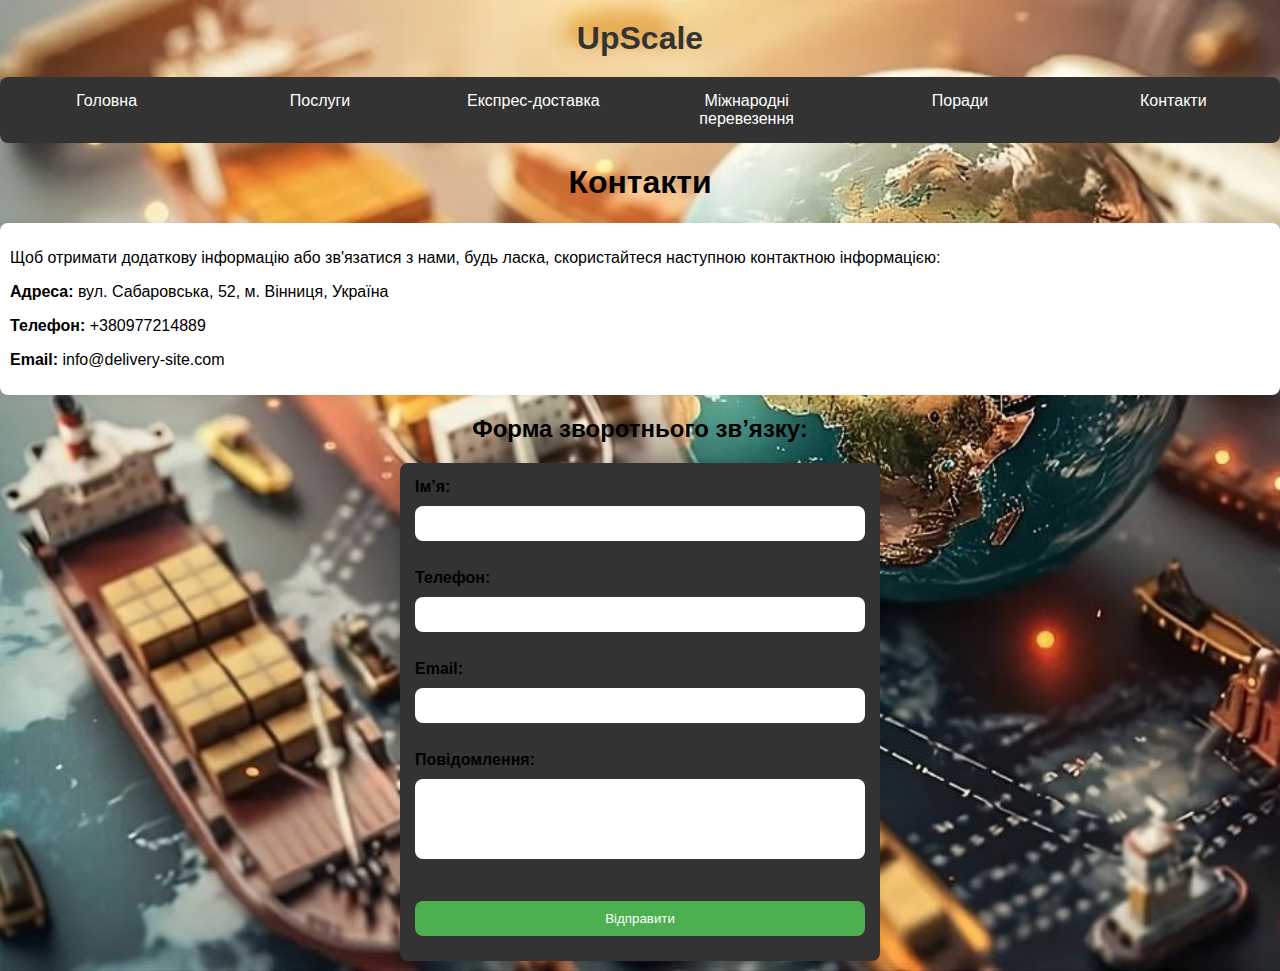
<file: contact.html>
<!DOCTYPE html>
<html lang="uk">
  <head>
    <meta charset="UTF-8" />
    <meta name="viewport" content="width=device-width, initial-scale=1.0" />
    <title>UpScale - Контакти</title>
    <link rel="stylesheet" href="styles.css" />
  </head>
  <body>
    <header>
      <div class="main-text">
        <h1>UpScale</h1>
      </div>
      <nav class="nav-bar">
        <button class="nav-toggle" id="nav-toggle">☰ Меню</button>
        <ul class="nav-menu" id="nav-menu">
          <li><a href="index.html">Головна</a></li>
          <li><a href="servise.html">Послуги</a></li>
          <li><a href="fastdelivery.html">Експрес-доставка</a></li>
          <li><a href="internationl.html">Міжнародні перевезення</a></li>
          <li><a href="tips.html">Поради</a></li>
          <li><a href="contact.html">Контакти</a></li>
        </ul>
      </nav>
    </header>
    <section id="contact">
      <h1>Контакти</h1>
        <div class="container">
      <p>
        Щоб отримати додаткову інформацію або зв'язатися з нами, будь ласка, скористайтеся наступною контактною інформацією:
      </p>
      <p><strong>Адреса:</strong> вул. Сабаровська, 52, м. Вінниця, Україна</p>
      <p><strong>Телефон:</strong> +380977214889</p>
      <p><strong>Email:</strong> info@delivery-site.com</p>
        </div>
    </section>
    <div class="bob">
      <h2>Форма зворотнього зв’язку:</h2>
        <form class="form" action="submit_form.php" method="post">
          <strong for="name">Ім’я:</strong>
          <input
            type="text"
            id="name"
            name="name"
            class="input-field"
            required
          /><br /><br />
          <strong for="Phone">Телефон:</strong>
          <input
          type="text"
            id="Phone"
            name="Phone"
            class="input-field"
            required
            /><br /><br />
          <strong for="email">Email:</strong>
          <input
            type="email"
            id="email"
            name="email"
            class="input-field"
            required
          /><br /><br />
          <strong for="message">Повідомлення:</strong><br />
          <textarea
            id="message"
            name="message"
            rows="4"
            cols="50"
            class="text-area"
            required
          ></textarea
          ><br /><br />
          <input type="submit" value="Відправити" class="submit-btn" />
        </form>
    </div>
  </body>
  <script src='ekun.js'></script>
  <script defer src="menubar.js"></script>
</html>
</file>
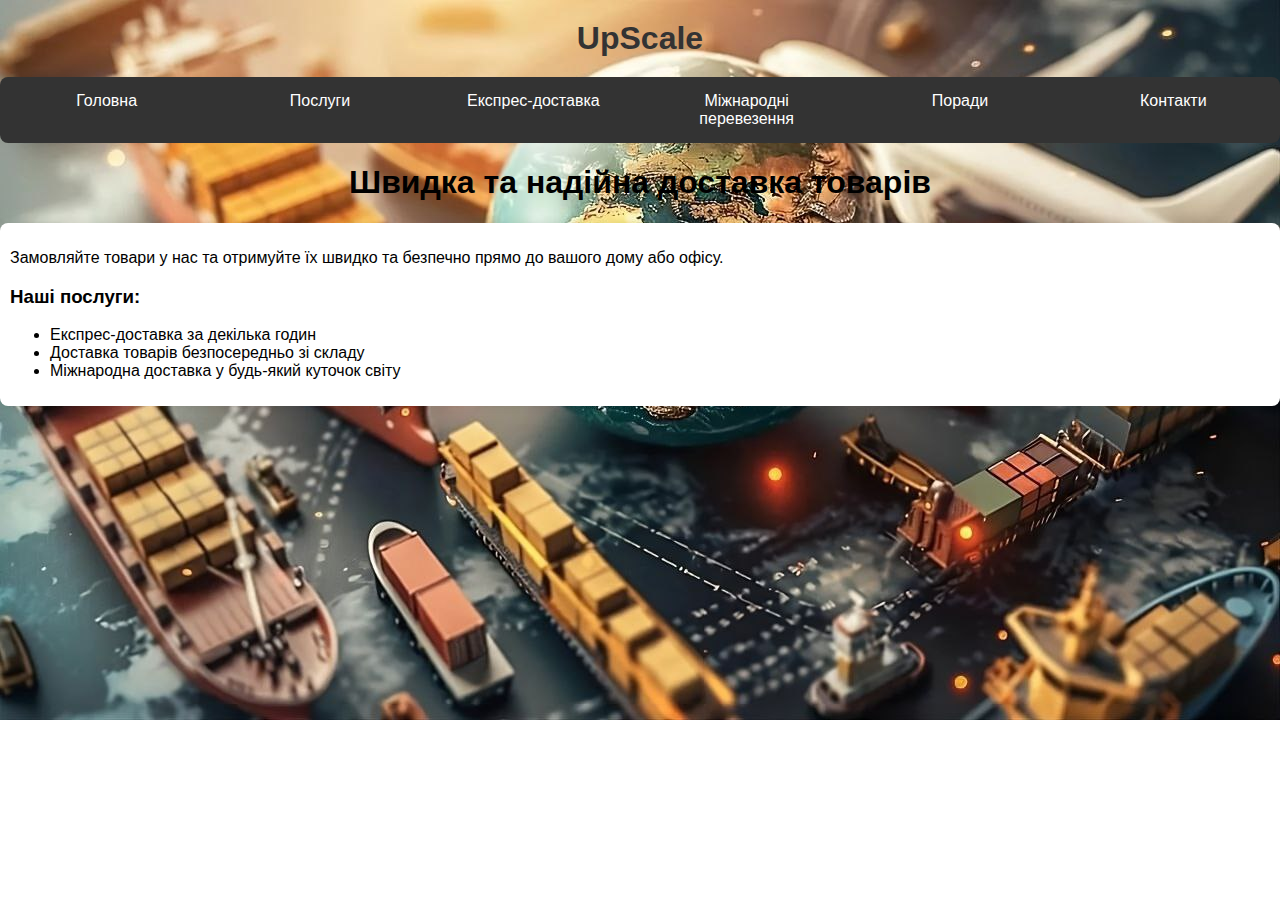
<file: fastdelivery.html>
<!DOCTYPE html>
<html lang="uk">
  <head>
    <meta charset="UTF-8" />
    <meta name="viewport" content="width=device-width, initial-scale=1.0" />
    <title>UpScale - Експрес-доставка</title>
    <link rel="stylesheet" href="styles.css" />
  </head>
  <body>
    <header>
      <div class="main-text">
        <h1>UpScale</h1>
      </div>
      <nav class="nav-bar">
        <button class="nav-toggle" id="nav-toggle">☰ Меню</button>
        <ul class="nav-menu" id="nav-menu">
          <li><a href="index.html">Головна</a></li>
          <li><a href="services.html">Послуги</a></li>
          <li><a href="fastdelivery.html">Експрес-доставка</a></li>
          <li><a href="internationl.html">Міжнародні перевезення</a></li>
          <li><a href="tips.html">Поради</a></li>
          <li><a href="contact.html">Контакти</a></li>
        </ul>
      </nav>
    </header>
    <section id="fastdelivery">
      <h1>Швидка та надійна доставка товарів</h1>
      <div class="container">
      <p>
        Замовляйте товари у нас та отримуйте їх швидко та безпечно прямо до
        вашого дому або офісу.
      </p>
      <h3>Наші послуги:</h3>
      <ul>
        <li>Експрес-доставка за декілька годин</li>
        <li>Доставка товарів безпосередньо зі складу</li>
        <li>Міжнародна доставка у будь-який куточок світу</li>
      </ul>
    </section>
    <div>
      <script src="menubar.js"></script>
  </body>
</html>
</file>
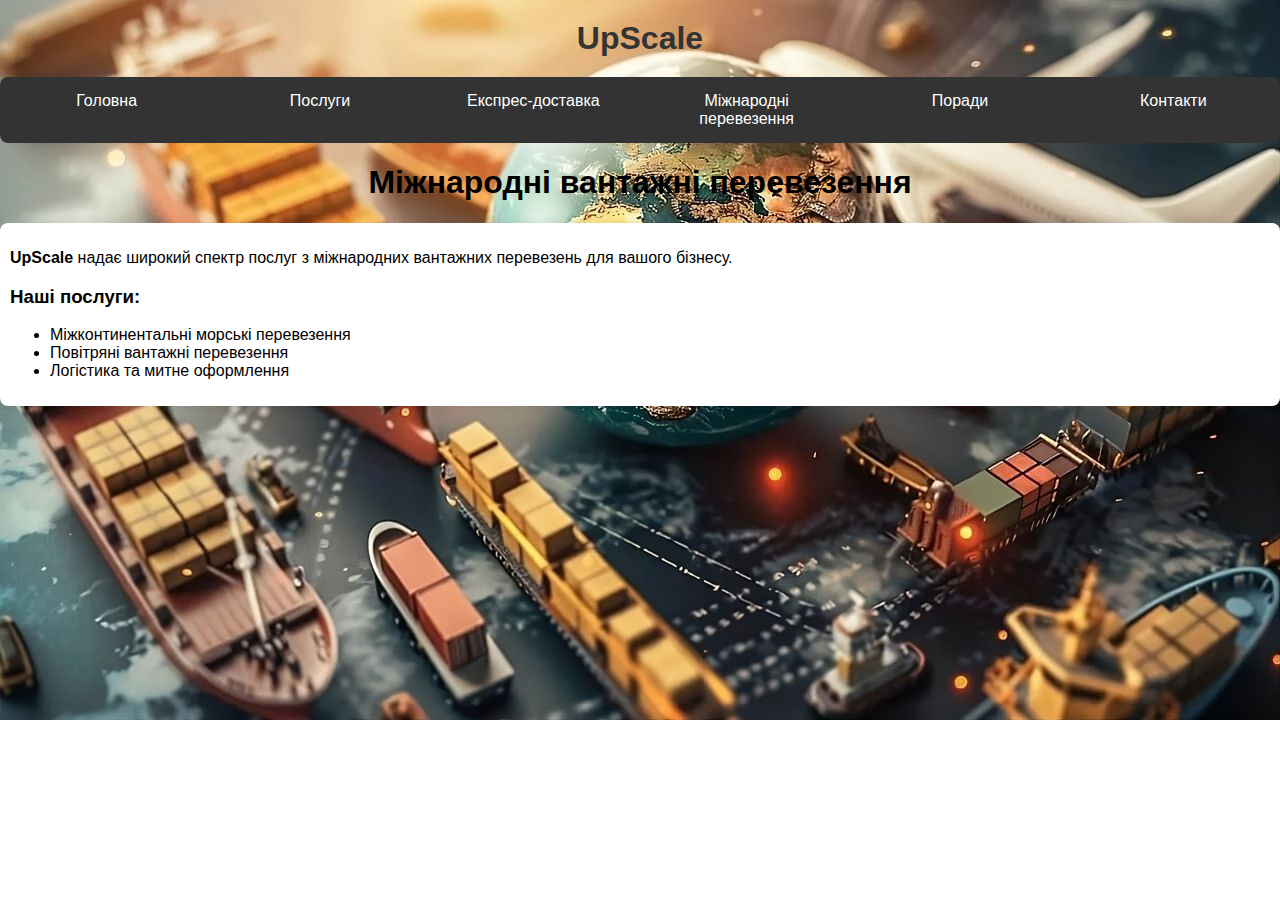
<file: internationl.html>
<!DOCTYPE html>
<html lang="uk">
  <head>
    <meta charset="UTF-8" />
    <meta name="viewport" content="width=device-width, initial-scale=1.0" />
    <title>UpScale - Міжнародні вантажні перевезення</title>
    <link rel="stylesheet" href="styles.css" />
  </head>
  <body>
    <header>
      <div class="main-text">
        <h1>UpScale</h1>
      </div>
      <nav class="nav-bar">
        <button class="nav-toggle" id="nav-toggle">☰ Меню</button>
        <ul class="nav-menu" id="nav-menu">
          <li><a href="index.html">Головна</a></li>
          <li><a href="servise.html">Послуги</a></li>
          <li><a href="fastdelivery.html">Експрес-доставка</a></li>
          <li><a href="internationl.html">Міжнародні перевезення</a></li>
          <li><a href="tips.html">Поради</a></li>
          <li><a href="contact.html">Контакти</a></li>
        </ul>
      </nav>
    </header>
    <section id="internationl">
      <h1>Міжнародні вантажні перевезення</h1>
      <div class="container">
      <p>
        <strong >UpScale</strong> надає широкий спектр послуг з міжнародних вантажних
        перевезень для вашого бізнесу.
      </p>
      <h3>Наші послуги:</h3>
      <ul>
        <li>Міжконтинентальні морські перевезення</li>
        <li>Повітряні вантажні перевезення</li>
        <li>Логістика та митне оформлення</li>
      </ul>
    </section>
    <div>
    <script defer src="menubar.js"></script>
  </body>
</html>
</file>
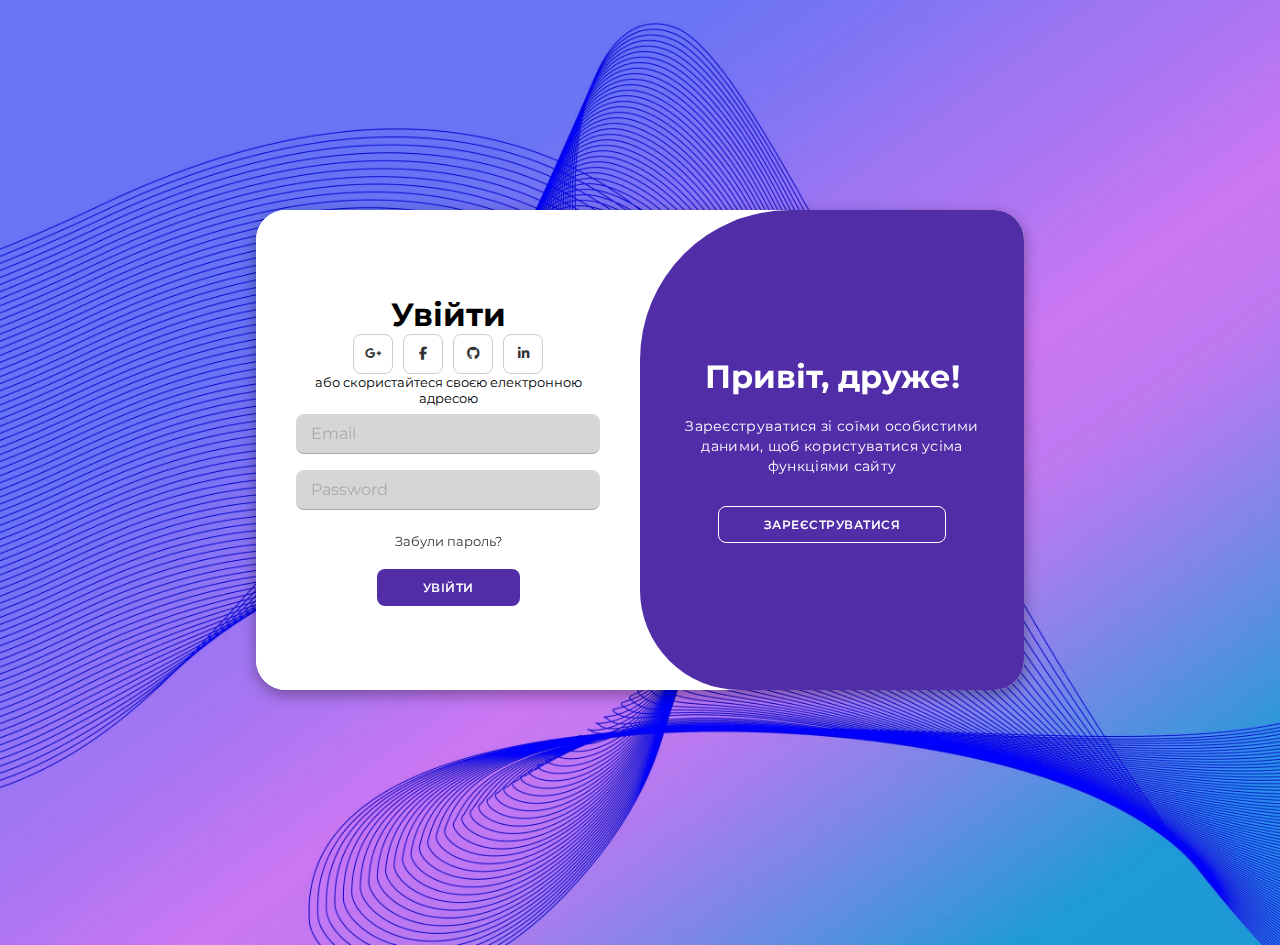
<file: registration.html>
<!DOCTYPE html>
<html lang="uk">
<head>
    <meta charset="UTF-8">
    <meta name="viewport" content="width=device-width, initial-scale=1.0">
    <title>UpScale</title>
    <link rel="stylesheet" href="https://cdnjs.cloudflare.com/ajax/libs/font-awesome/6.4.2/css/all.min.css">
    <link rel="stylesheet" href="registration.css">
</head>
<body>
    <div class="background"></div>
        <div class="container" id="container">
            <div class="form-container sign-up">
                <form>
                    <h1>Створити акаунт</h1>
                <div class="social-icons">
                    <a href="#" class="icon"><i class="fa-brands fa-google-plus-g"></i></a>
                    <a href="#" class="icon"><i class="fa-brands fa-facebook-f"></i></a>
                    <a href="#" class="icon"><i class="fa-brands fa-github"></i></a>
                    <a href="#" class="icon"><i class="fa-brands fa-linkedin-in"></i></a>
                </div>
                <span>або скористайтеся своєю електронною адресою для реєстрації</span>
                <input type="text" placeholder="Name" required>
                <input type="email" placeholder="Email" required>
                <input type="password" placeholder="Password" required>
                <button>Зареєструватися</button>
            </form>
        </div>
        <div class="form-container sign-in">
            <form>
                <h1>Увійти</h1>
                <div class="social-icons">
                    <a href="#" class="icon"><i class="fa-brands fa-google-plus-g"></i></a>
                    <a href="#" class="icon"><i class="fa-brands fa-facebook-f"></i></a>
                    <a href="#" class="icon"><i class="fa-brands fa-github"></i></a>
                    <a href="#" class="icon"><i class="fa-brands fa-linkedin-in"></i></a>
                </div>
                <span>або скористайтеся своєю електронною адресою</span>
                <input type="email" placeholder="Email" required>
                <input type="password" placeholder="Password" required>
                <a href="#">Забули пароль?</a>
                <button>Увійти</button>
            </form>
        </div>
        <div class="toggle-container">
            <div class="toggle">
                <div class="toggle-panel toggle-left">
                    <h1>З поверненням!</h1>
                    <p>Увійдіть зі соїми особистими даними, щоб користуватися усіма функціями сайту</p>
                    <button class="hidden" id="login">Увійти</button>
                </div>
                <div class="toggle-panel toggle-right">
                    <h1>Привіт, друже!</h1>
                    <p>Зареєструватися зі соїми особистими даними, щоб користуватися усіма функціями сайту</p>
                    <button class="hidden" id="register">Зареєструватися</button>
                </div>
            </div>
        </div>
    </div>
    <script src="parallax.js"></script>
</body>
</html>
</file>
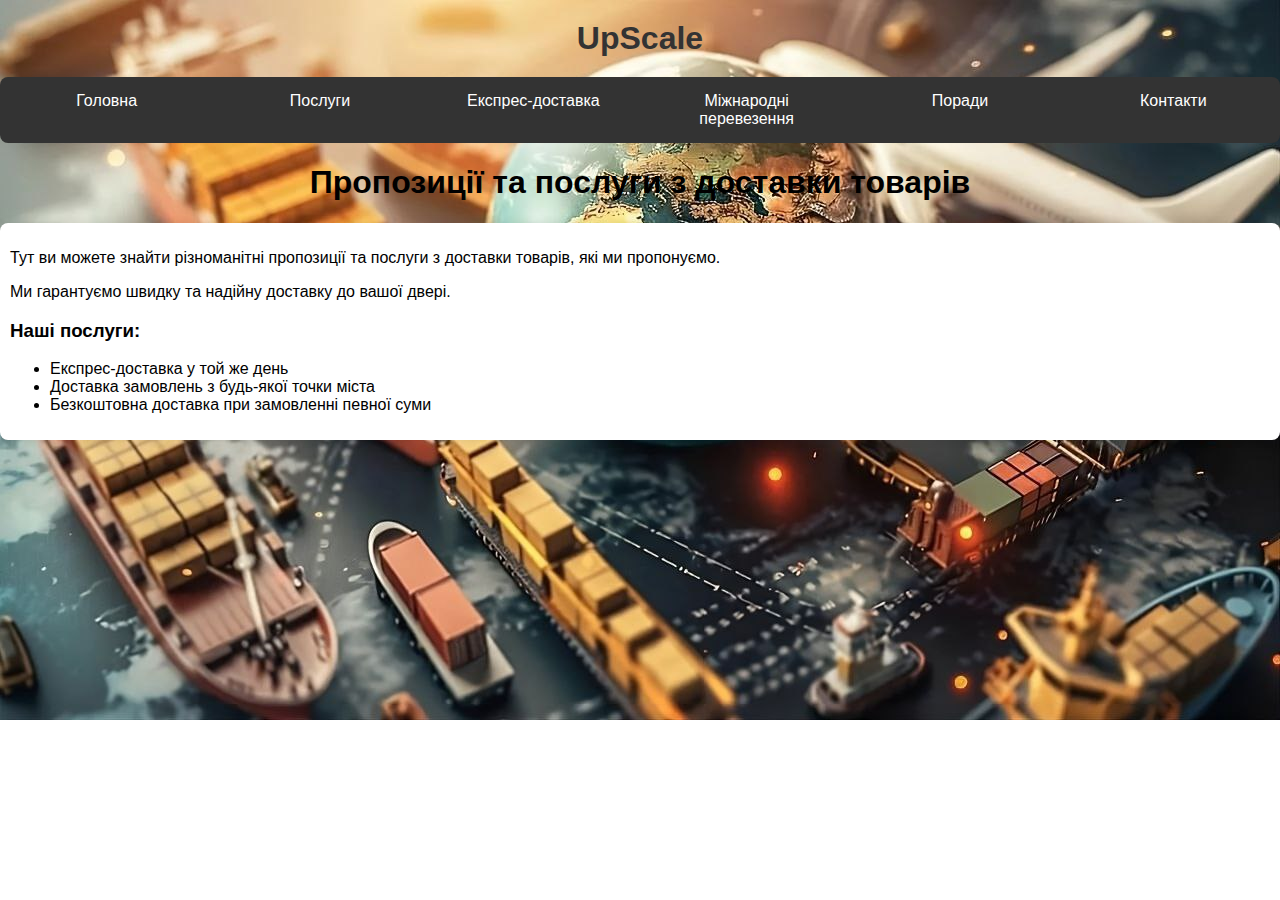
<file: servise.html>
<!DOCTYPE html>
<html lang="uk">
  <head>
    <meta charset="UTF-8" />
    <meta name="viewport" content="width=device-width, initial-scale=1.0" />
    <title>UpScale - Послуги</title>
    <link rel="stylesheet" href="styles.css" />
  </head>
  <body>
    <header>
      <div class="main-text">
        <h1>UpScale</h1>
      </div>
      <nav class="nav-bar">
        <button class="nav-toggle" id="nav-toggle">☰ Меню</button>
        <ul class="nav-menu" id="nav-menu">
          <li><a href="index.html">Головна</a></li>
          <li><a href="servise.html">Послуги</a></li>
          <li><a href="fastdelivery.html">Експрес-доставка</a></li>
          <li><a href="internationl.html">Міжнародні перевезення</a></li>
          <li><a href="tips.html">Поради</a></li>
          <li><a href="contact.html">Контакти</a></li>
        </ul>
      </nav>
    </header>
    <section id="servise">
      <h1>Пропозиції та послуги з доставки товарів</h1>
      <div class="container">
      <p>
        Тут ви можете знайти різноманітні пропозиції та послуги з доставки товарів,
        які ми пропонуємо.
      </p>
      <p>Ми гарантуємо швидку та надійну доставку до вашої двері.</p>
      <h3>Наші послуги:</h3>
      <ul>
        <li>Експрес-доставка у той же день</li>
        <li>Доставка замовлень з будь-якої точки міста</li>
        <li>Безкоштовна доставка при замовленні певної суми</li>
      </ul>
      <div>
    </section>
    <script src="menubar.js"></script>
  </body>
</html>
</file>
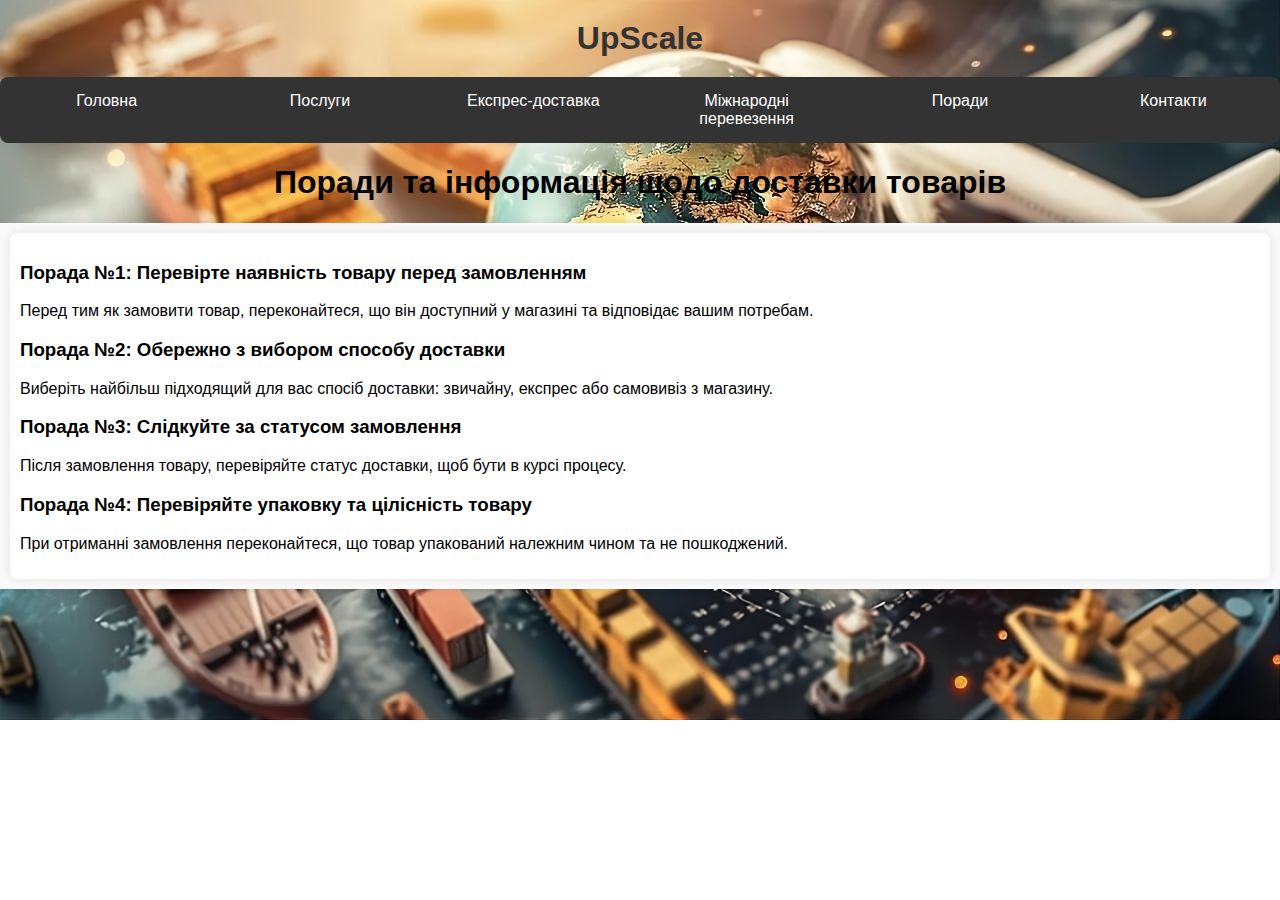
<file: tips.html>
<!DOCTYPE html>
<html lang="uk">
  <head>
    <meta charset="UTF-8" />
    <meta name="viewport" content="width=device-width, initial-scale=1.0" />
    <title>UpScale - Поради та інформація</title>
    <link rel="stylesheet" href="styles.css" />
  </head>
  <body>
    <header>
      <div class="main-text">
        <h1>UpScale</h1>
      </div>
      <nav class="nav-bar">
        <button class="nav-toggle" id="nav-toggle">☰ Меню</button>
        <ul class="nav-menu" id="nav-menu">
          <li><a href="index.html">Головна</a></li>
          <li><a href="servise.html">Послуги</a></li>
          <li><a href="fastdelivery.html">Експрес-доставка</a></li>
          <li><a href="internationl.html">Міжнародні перевезення</a></li>
          <li><a href="tips.html">Поради</a></li>
          <li><a href="contact.html">Контакти</a></li>
        </ul>
      </nav>
    </header>
    <h1>Поради та інформація щодо доставки товарів</h1>
    <section id="tips">
      <div class="container">
        <h3>Порада №1: Перевірте наявність товару перед замовленням</h3>
        <p>
          Перед тим як замовити товар, переконайтеся, що він доступний у магазині
          та відповідає вашим потребам.
        </p>
        <h3>Порада №2: Обережно з вибором способу доставки</h3>
        <p>
          Виберіть найбільш підходящий для вас спосіб доставки: звичайну, експрес
          або самовивіз з магазину.
        </p>
        <h3>Порада №3: Слідкуйте за статусом замовлення</h3>
        <p>
          Після замовлення товару, перевіряйте статус доставки, щоб бути в курсі
          процесу.
        </p>
        <h3>Порада №4: Перевіряйте упаковку та цілісність товару</h3>
        <p>
          При отриманні замовлення переконайтеся, що товар упакований належним
          чином та не пошкоджений.
        </p>
      </div>
    </section>
    <script defer src="menubar.js"></script>
  </body>
</html>
</file>
<file: styles.css>
/* Загальні стилі */
body {
  font-family: Arial, sans-serif;
  margin: 0;
  padding: 0;
  background-image: url(photo/regist.jpg);
  background-repeat: no-repeat;
  background-size: cover;
}

.container {
  padding: 10px;
  background-color: #ffffff;
  border-radius: 8px;
  box-shadow: 0 0 10px rgba(0, 0, 0, 0.1);
}

/* Заголовок */
.main-text h1 {
  margin: 0;
  color: #333;
  text-align: center;
  padding: 20px;
}

/* Навігаційне меню */
.nav-bar {
  position: relative;
}

.nav-bar ul {
  list-style-type: none;
  padding: 0;
  margin: 0;
  background-color: #333;
  overflow: hidden;
  border-radius: 8px;
  display: flex;
}

.nav-bar li {
  flex: 1;
}

.nav-bar li a {
  display: block;
  padding: 15px 20px;
  text-decoration: none;
  color: #fff;
  text-align: center;
}

.nav-bar li a:hover {
  background-color: #555;
}

.nav-toggle {
  display: none;
  background-color: #333;
  color: #fff;
  border: none;
  padding: 15px;
  text-align: center;
  width: 100%;
  cursor: pointer;
}

@media screen and (max-width: 1200px) {
  .container {
    padding: 15px;
  }
}
@media screen and (max-width: 998px) {
  .container {
    padding: 10px;
  }
}
@media screen and (max-width: 768px) {
  .nav-bar li {
    flex: none;
  }
  .nav-toggle {
    display: block;
  }

  .nav-menu {
    display: flex;
    max-height: 0;
    overflow: hidden;
  }

  .nav-menu.expanded {
    max-height: 500px; 
  }

  .nav-bar ul {
    flex-direction: column;
  }

  .nav-bar li {
    flex: none;
  }

  .nav-bar li a {
    padding: 10px 15px;
  }
  .photo-video {
    text-align: center;
  }
}
@media screen and (max-width: 576px) {
  .nav-toggle {
    display: block;
  }

  .nav-menu {
    display: flex;
    max-height: 0;
    overflow: hidden;
  }

  .nav-menu.expanded {
    max-height: 500px; 
  }

  .nav-bar ul {
    flex-direction: column;
  }

  .nav-bar li {
    flex: none;
  }

  .nav-bar li a {
    padding: 10px 15px;
  }
  .photo-video {
    text-align: center;
  }
}

.nav-menu {
  display: flex;
  transition: max-height 0.3s ease-out;
  overflow: hidden;
}

.nav-menu.collapsed {
  max-height: 0;
  flex-direction: column;
}

.nav-menu.expanded {
  max-height: 500px; 
  flex-direction: column;
}

/* Заголовок секції */
h2 {
  color: #333;
}

/* Форма зворотнього зв'язку */
.form {
  max-width: 450px;
  margin: 10px auto;
  background-color: #333;
  padding: 15px;
  border-radius: 8px;
  box-shadow: 0 0 10px rgba(0, 0, 0, 0.1);
}

.input-field, .text-area, .submit-btn {
  width: 100%;
  padding: 10px;
  margin: 10px 0;
  border: none;
  border-radius: 8px;
  box-sizing: border-box;
}

.text-area {
  resize: none;
}

.submit-btn {
  background-color: #4caf50;
  color: #fff;
  cursor: pointer;
  transition: background-color 0.3s ease;
}

.submit-btn:hover {
  background-color: #45a049;
}

/* Секція "Поради та інформація" */
#tips {
  padding: 10px;
  background-color: #f9f9f9;
  box-shadow: 0 0 10px rgba(0, 0, 0, 0.1);
}

/* Таблиця */
table {
  width: 100%;
  border-collapse: collapse;
  margin-top: 20px;
}

table, th, td {
  border: 1px solid #ddd;
}

th, td {
  padding: 10px;
  text-align: left;
}

th {
  background-color: #f2f2f2;
  color: #333;
}

.bob h2 {
  text-align: center;
  color: #000000;
}

h1 {
  text-align: center;
}

.photo-video {
  margin: 20px 0;
}

.photo-video img {
  max-width: 100%;
  height: auto;
  border-radius: 8px;
}

.photo-video .video {
  max-width: 100%;
}
</file>
<file: registration.css>
@import url('https://fonts.googleapis.com/css2?family=Montserrat:wght@300;400;500;600;700&display=swap');

* {
    margin: 0;
    padding: 0;
    box-sizing: border-box;
    font-family: 'Montserrat', sans-serif;
}
body {
    overflow: hidden;
    display: flex;
    justify-content: center;
    align-items: center;
    height: 100vh;
    position: relative;
}
.background {
    position: absolute;
    width: 110%;
    height: 110%;
    background-image: url('photo/background.jpg');
    background-size: cover;
    background-position: center;
    z-index: -1;
    transition: transform 0.1s ease-out;
}
.container {
    background-color: #fff;
    border-radius: 30px;
    box-shadow: 0 5px 15px rgba(0, 0, 0, 0.35);
    position: relative;
    overflow: hidden;
    width: 768px;
    max-width: 100%;
    min-height: 480px;
    position:fixed;
    z-index: 1;
}
.container p {
    font-size: 14px;
    line-height: 20px;
    letter-spacing: 0.3px;
    margin: 20px 0;
}
.container span {
    font-size: 13px;
    text-align: center;
}
.container a {
    color: #333;
    font-size: 13px;
    text-decoration: none;
    margin: 15px 0 10px;
}


.container button {
    background-color: #512da8;
    color: #fff;
    font-size: 12px;
    padding: 10px 45px;
    border: 1px solid transparent;
    border-radius: 8px;
    font-weight: 600;
    letter-spacing: 0.5px;
    text-transform: uppercase;
    margin-top: 10px;
    cursor: pointer;
}
.container button.hidden {
    background-color: transparent;
    border-color: #fff;
}
.container form {
    background-color: #fff;
    display: flex;
    align-items: center;
    justify-content: center;
    flex-direction: column;
    padding: 0 40px;
    height: 100%;
}
.container input {
    background-color: #d8d5d5;
    border: none;
    margin: 8px 0;
    padding: 10px 15px;
    font-size: 13px;
    border-radius: 8px;
    width: 100%;
    outline: none;
}
.form-container {
    position: absolute;
    top: 0;
    height: 100%;
    transition: all 0.6s ease-in-out;
}
.sign-in {
    left: 0;
    width: 50%;
    z-index: 2;
}


.container.active .sign-in {
    transform: translateX(100%);
}
.sign-up {
    left: 0;
    width: 50%;
    opacity: 0;
    z-index: 1;
}
.container.active .sign-up {
    transform: translateX(100%);
    opacity: 1;
    z-index: 5;
    animation: move 0.6s;
}
@keyframes move {
    0%,
    49.99% {
        opacity: 0;
        z-index: 1;
        }     
    50%,
    100% {
        opacity: 1;
        z-index: 5;
        }
}
.social-icons {
    margin-top: 20px 0;
}
.social-icons a {
    border: 1px solid #ccc;
    border-radius: 20%;
    display: inline-flex;
    justify-content: center;
    align-items: center;
    margin: 0 3px;
    width: 40px;
    height: 40px;
}


.toggle-container {
    position: absolute;
    top: 0;
    left: 50%;
    width: 50%;
    height: 100%;
    overflow: hidden;
    transition: all 0.6s ease-in-out;
    border-radius: 150px 0 0 100px;
    z-index: 1000;
}
.container.active .toggle-container {
    transform: translateX(-100%);
    border-radius: 0 150px 100px 0;
}
.toggle {
    background-color: #512da8;
    height: 100%;
    background: linear-gradient(to right, #512da8, #512da8);
    color: #fff;
    position: relative;
    left: -100%;
    height: 100%;
    width: 200%;
    transform: translateX(0);
    transition: all 0.6s ease-in-out;
}
.container.active .toggle {
    transform:  translateX(50%);
}


.toggle-panel {
    position: absolute;
    width: 50%;
    height: 100%;
    display: flex;
    align-items: center;
    justify-content: center;
    flex-direction: column;
    padding: 0 30px;
    text-align: center;
    top: 0;
    transform: translateX(0);
    transition: all 0.6 ease-in-out;
}
.toggle-left {
    transform: translateX(-200%);
}
.container.active .toggle-left {
    transform: translate(0);
}
.toggle-right {
    right: 0;
    transform: translateX(0);
}
.container.active .toggle-right {
    transform: translateX(200%);
}


input[type="text"],
input[type="email"],
input[type="password"] {
    border: none;
    border-bottom: 1px solid #aaa;
    outline: none;
    transition: all 0.4s ease;
    font-size: 16px;
}
input[type="text"]:focus,
input[type="email"]:focus,
input[type="password"]:focus {
    border-bottom: 3px solid #512da8;
}
input[type="text"]::placeholder,
input[type="email"]::placeholder,
input[type="password"]::placeholder {
    color: #aaa;
    transition: all 0.4s ease;
}
input[type="text"]:focus::placeholder,
input[type="email"]:focus::placeholder,
input[type="password"]:focus::placeholder {
    color: transparent;
    transform: translateX(-100%);
}
input[type="text"]:hover::placeholder,
input[type="email"]:hover::placeholder,
input[type="password"]:hover::placeholder {
    transform: translateX(-100%);
}

@media screen and (max-width: 1200px) {
    .container {
        width: 90%; 
        padding: 20px; 
        max-width: 800px; 
    }
}
@media screen and (max-width: 998px) {
    .container {
        width: 100%; 
        max-width: 700px; 
    }
    .container h1 {
        font-size: 23px;
    }
}
@media screen and (max-width: 768px) {
    .container {
        width: 100%; 
        max-width: 600px;
    }
}

@media screen and (max-width: 576px) {
    .container {
        width: 100%; 
        max-width: 550px; 
        padding: 5px;
    }
    .container p {
        font-size: 10px; 
        line-height: 15px; 
    }
    .container form {
        padding: 0 10px; 
    }
    .toggle-panel {
        padding: 0; 
    }
    .social-icons a  {
        width: 30px;
        height: 30px;

    }
    .sign-in {
        width: 50%;
    }
    .sign-up { 
        width: 50%;
    }
    .container button {
        font-size: 6px;
    }
.container span {
    font-size: 10px;
}
.container input[type="text"],
    .container input[type="email"],
    .container input[type="password"] {
        font-size: 10px; 
        padding: 7px 10px; 
}
.container h1 {
    font-size: 14px;
}
.container a {
    font-size: 10px;
}
.container {
    min-height: 350px;
}
}
</file>
